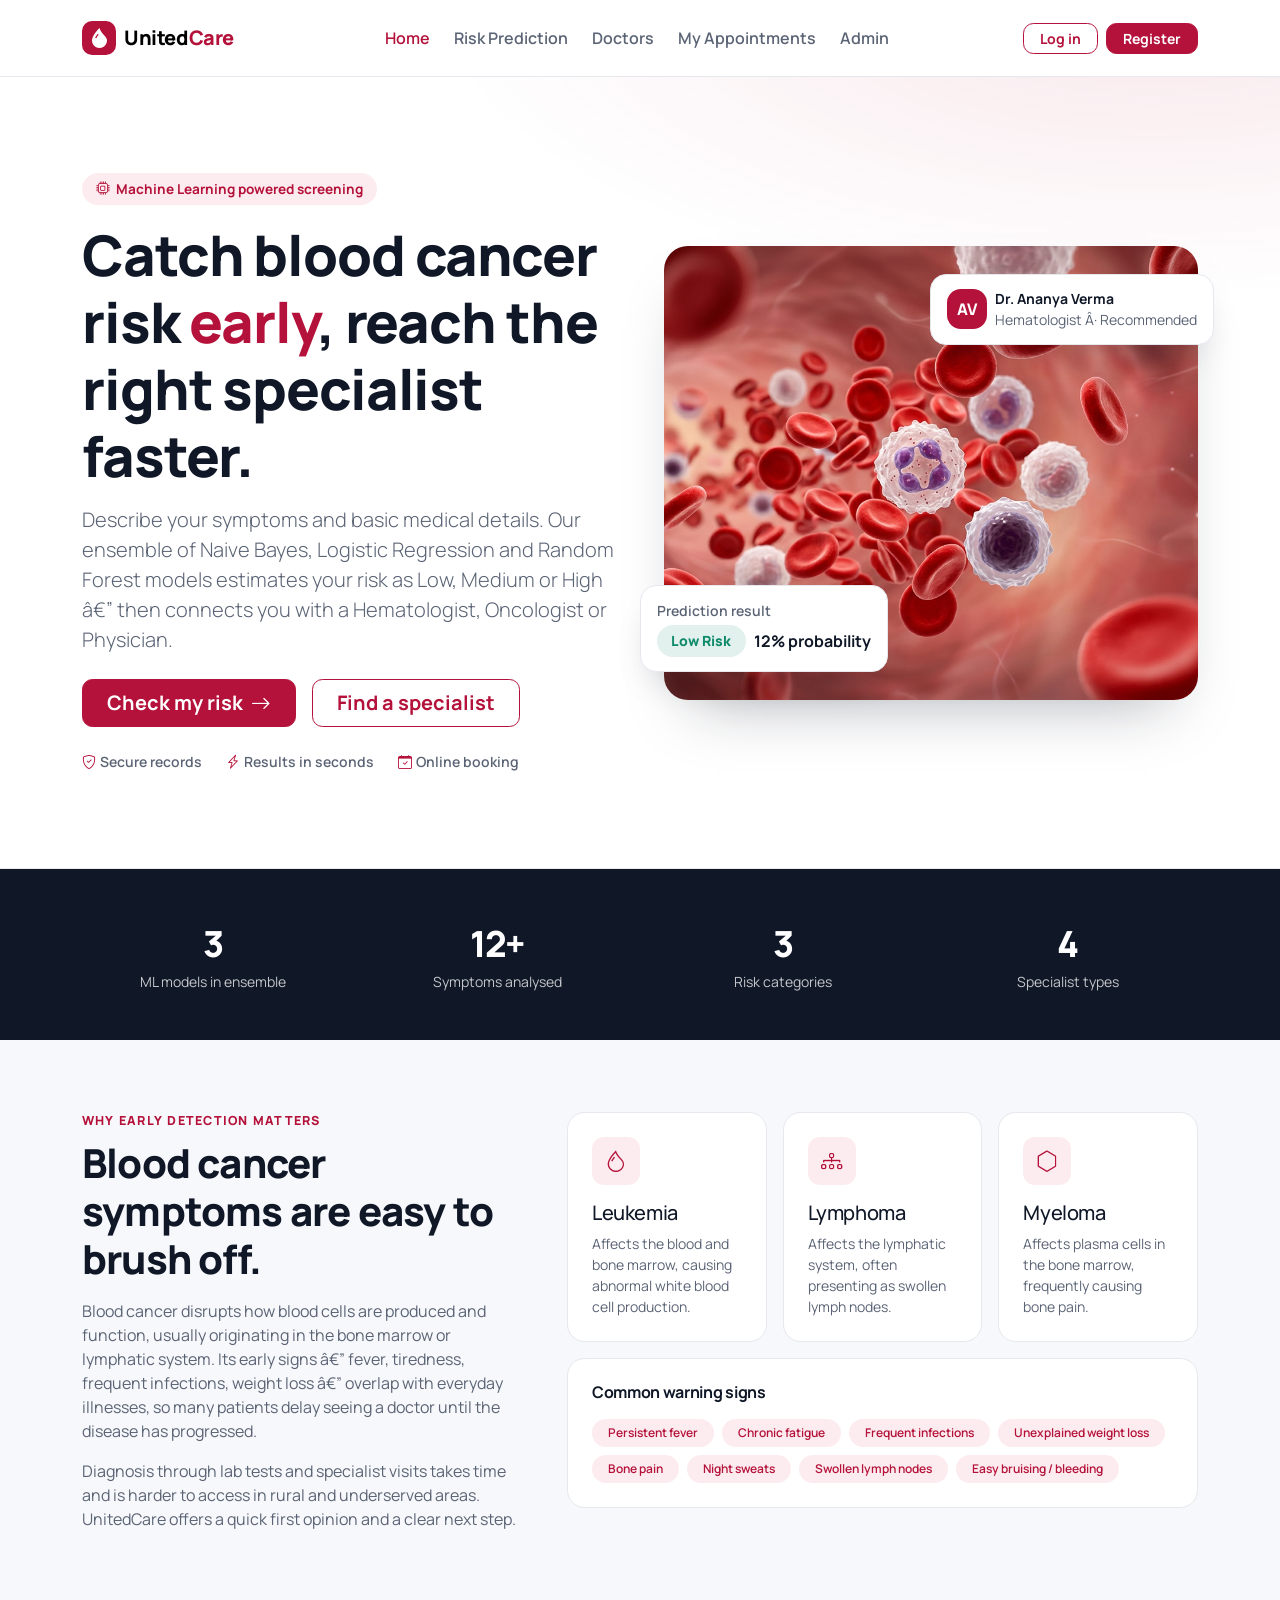
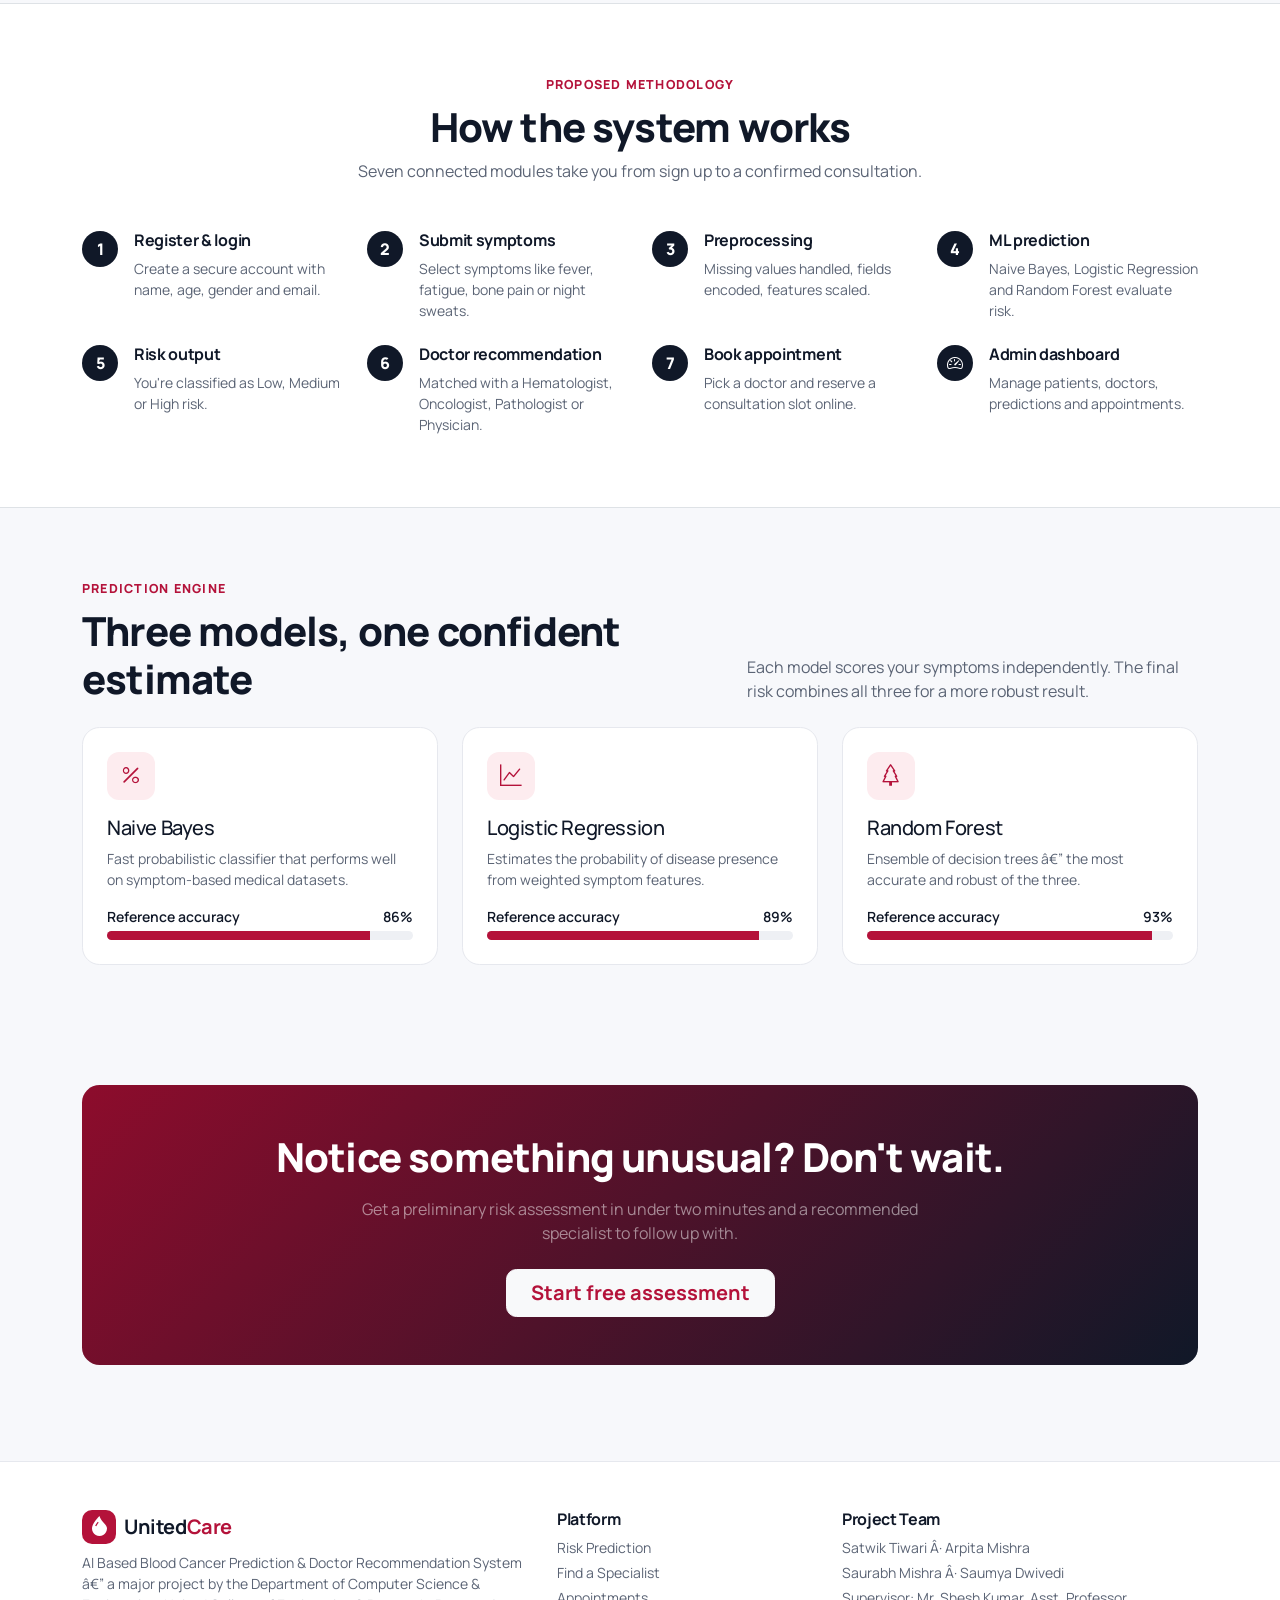
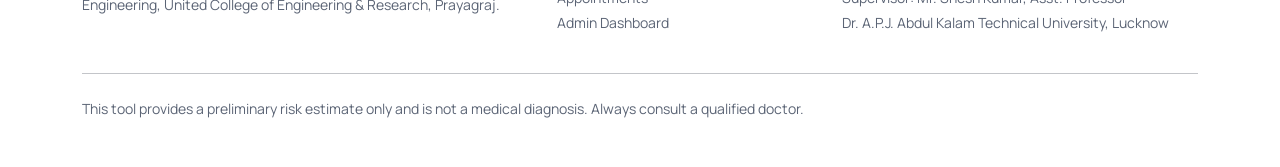
<file: index.htm>
﻿<!doctype html>
<html lang="en">
<head>
  <meta charset="utf-8">
  <meta name="viewport" content="width=device-width, initial-scale=1">
  <meta name="theme-color" content="#b4123a">
  <title>UnitedCare â€” Blood Cancer Prediction &amp; Doctor Recommendation</title>
  <meta name="description" content="AI based blood cancer risk prediction from symptoms, specialist recommendation and online appointment booking.">
  <link rel="icon" href="icon.svg">
  <link rel="preconnect" href="https://fonts.googleapis.com">
  <link rel="preconnect" href="https://fonts.gstatic.com" crossorigin>
  <link href="https://fonts.googleapis.com/css2?family=Manrope:wght@400;500;600;700;800&display=swap" rel="stylesheet">
  <link href="https://cdn.jsdelivr.net/npm/bootstrap@5.3.3/dist/css/bootstrap.min.css" rel="stylesheet">
  <link href="https://cdn.jsdelivr.net/npm/bootstrap-icons@1.11.3/font/bootstrap-icons.min.css" rel="stylesheet">
  <link href="css/style.css" rel="stylesheet">
</head>
<body data-page="home">
  <div id="site-nav"></div>

  <main>
    <section class="hero py-5">
      <div class="container py-lg-5">
        <div class="row align-items-center g-5">
          <div class="col-lg-6">
            <span class="hero-badge mb-3"><i class="bi bi-cpu" aria-hidden="true"></i> Machine Learning powered screening</span>
            <h1 class="display-4 mb-3">Catch blood cancer risk <span class="text-primary-hc">early</span>, reach the right specialist faster.</h1>
            <p class="lead text-muted-hc mb-4">Describe your symptoms and basic medical details. Our ensemble of Naive Bayes, Logistic Regression and Random Forest models estimates your risk as Low, Medium or High â€” then connects you with a Hematologist, Oncologist or Physician.</p>
            <div class="d-flex flex-wrap gap-3">
              <a href="predict.htm" class="btn btn-primary btn-lg px-4">Check my risk <i class="bi bi-arrow-right ms-1" aria-hidden="true"></i></a>
              <a href="doctors.htm" class="btn btn-outline-primary btn-lg px-4">Find a specialist</a>
            </div>
            <div class="d-flex flex-wrap gap-4 mt-4 small text-muted-hc fw-semibold">
              <span><i class="bi bi-shield-check text-primary-hc me-1" aria-hidden="true"></i>Secure records</span>
              <span><i class="bi bi-lightning-charge text-primary-hc me-1" aria-hidden="true"></i>Results in seconds</span>
              <span><i class="bi bi-calendar-check text-primary-hc me-1" aria-hidden="true"></i>Online booking</span>
            </div>
          </div>
          <div class="col-lg-6">
            <div class="position-relative">
              <img src="images/hero.png" alt="Microscopic view of red and white blood cells" class="hero-img">
              <div class="floating-card d-none d-md-block" style="left:-24px; bottom:28px;">
                <div class="small text-muted-hc fw-semibold">Prediction result</div>
                <div class="d-flex align-items-center gap-2 mt-1">
                  <span class="risk-low"><span class="risk-pill small">Low Risk</span></span>
                  <span class="fw-bold">12% probability</span>
                </div>
              </div>
              <div class="floating-card d-none d-md-block" style="right:-16px; top:28px;">
                <div class="d-flex align-items-center gap-2">
                  <span class="avatar" style="width:40px;height:40px;background:#b4123a">AV</span>
                  <div>
                    <div class="fw-bold small">Dr. Ananya Verma</div>
                    <div class="small text-muted-hc">Hematologist Â· Recommended</div>
                  </div>
                </div>
              </div>
            </div>
          </div>
        </div>
      </div>
    </section>

    <section class="stat-band py-5" aria-label="Project highlights">
      <div class="container">
        <div class="row g-4 text-center">
          <div class="col-6 col-md-3"><div class="stat-value">3</div><div class="small opacity-75">ML models in ensemble</div></div>
          <div class="col-6 col-md-3"><div class="stat-value">12+</div><div class="small opacity-75">Symptoms analysed</div></div>
          <div class="col-6 col-md-3"><div class="stat-value">3</div><div class="small opacity-75">Risk categories</div></div>
          <div class="col-6 col-md-3"><div class="stat-value">4</div><div class="small opacity-75">Specialist types</div></div>
        </div>
      </div>
    </section>

    <section class="py-5" id="about">
      <div class="container py-lg-4">
        <div class="row g-5 align-items-start">
          <div class="col-lg-5">
            <div class="section-eyebrow mb-2">Why early detection matters</div>
            <h2 class="display-6 mb-3">Blood cancer symptoms are easy to brush off.</h2>
            <p class="text-muted-hc">Blood cancer disrupts how blood cells are produced and function, usually originating in the bone marrow or lymphatic system. Its early signs â€” fever, tiredness, frequent infections, weight loss â€” overlap with everyday illnesses, so many patients delay seeing a doctor until the disease has progressed.</p>
            <p class="text-muted-hc mb-0">Diagnosis through lab tests and specialist visits takes time and is harder to access in rural and underserved areas. UnitedCare offers a quick first opinion and a clear next step.</p>
          </div>
          <div class="col-lg-7">
            <div class="row g-3">
              <div class="col-md-4">
                <div class="card-hc card-hover p-4 h-100">
                  <div class="icon-tile mb-3"><i class="bi bi-droplet" aria-hidden="true"></i></div>
                  <h3 class="h5">Leukemia</h3>
                  <p class="small text-muted-hc mb-0">Affects the blood and bone marrow, causing abnormal white blood cell production.</p>
                </div>
              </div>
              <div class="col-md-4">
                <div class="card-hc card-hover p-4 h-100">
                  <div class="icon-tile mb-3"><i class="bi bi-diagram-3" aria-hidden="true"></i></div>
                  <h3 class="h5">Lymphoma</h3>
                  <p class="small text-muted-hc mb-0">Affects the lymphatic system, often presenting as swollen lymph nodes.</p>
                </div>
              </div>
              <div class="col-md-4">
                <div class="card-hc card-hover p-4 h-100">
                  <div class="icon-tile mb-3"><i class="bi bi-hexagon" aria-hidden="true"></i></div>
                  <h3 class="h5">Myeloma</h3>
                  <p class="small text-muted-hc mb-0">Affects plasma cells in the bone marrow, frequently causing bone pain.</p>
                </div>
              </div>
            </div>
            <div class="card-hc p-4 mt-3">
              <h3 class="h6 fw-bold mb-3">Common warning signs</h3>
              <div class="d-flex flex-wrap gap-2">
                <span class="badge rounded-pill bg-primary-soft text-primary-hc fw-semibold px-3 py-2">Persistent fever</span>
                <span class="badge rounded-pill bg-primary-soft text-primary-hc fw-semibold px-3 py-2">Chronic fatigue</span>
                <span class="badge rounded-pill bg-primary-soft text-primary-hc fw-semibold px-3 py-2">Frequent infections</span>
                <span class="badge rounded-pill bg-primary-soft text-primary-hc fw-semibold px-3 py-2">Unexplained weight loss</span>
                <span class="badge rounded-pill bg-primary-soft text-primary-hc fw-semibold px-3 py-2">Bone pain</span>
                <span class="badge rounded-pill bg-primary-soft text-primary-hc fw-semibold px-3 py-2">Night sweats</span>
                <span class="badge rounded-pill bg-primary-soft text-primary-hc fw-semibold px-3 py-2">Swollen lymph nodes</span>
                <span class="badge rounded-pill bg-primary-soft text-primary-hc fw-semibold px-3 py-2">Easy bruising / bleeding</span>
              </div>
            </div>
          </div>
        </div>
      </div>
    </section>

    <section class="py-5 bg-white border-top border-bottom" id="how-it-works">
      <div class="container py-lg-4">
        <div class="text-center mx-auto mb-5" style="max-width: 640px;">
          <div class="section-eyebrow mb-2">Proposed methodology</div>
          <h2 class="display-6">How the system works</h2>
          <p class="text-muted-hc">Seven connected modules take you from sign up to a confirmed consultation.</p>
        </div>
        <div class="row g-4">
          <div class="col-md-6 col-lg-3"><div class="d-flex gap-3"><span class="step-num">1</span><div><h3 class="h6 fw-bold">Register &amp; login</h3><p class="small text-muted-hc mb-0">Create a secure account with name, age, gender and email.</p></div></div></div>
          <div class="col-md-6 col-lg-3"><div class="d-flex gap-3"><span class="step-num">2</span><div><h3 class="h6 fw-bold">Submit symptoms</h3><p class="small text-muted-hc mb-0">Select symptoms like fever, fatigue, bone pain or night sweats.</p></div></div></div>
          <div class="col-md-6 col-lg-3"><div class="d-flex gap-3"><span class="step-num">3</span><div><h3 class="h6 fw-bold">Preprocessing</h3><p class="small text-muted-hc mb-0">Missing values handled, fields encoded, features scaled.</p></div></div></div>
          <div class="col-md-6 col-lg-3"><div class="d-flex gap-3"><span class="step-num">4</span><div><h3 class="h6 fw-bold">ML prediction</h3><p class="small text-muted-hc mb-0">Naive Bayes, Logistic Regression and Random Forest evaluate risk.</p></div></div></div>
          <div class="col-md-6 col-lg-3"><div class="d-flex gap-3"><span class="step-num">5</span><div><h3 class="h6 fw-bold">Risk output</h3><p class="small text-muted-hc mb-0">You&apos;re classified as Low, Medium or High risk.</p></div></div></div>
          <div class="col-md-6 col-lg-3"><div class="d-flex gap-3"><span class="step-num">6</span><div><h3 class="h6 fw-bold">Doctor recommendation</h3><p class="small text-muted-hc mb-0">Matched with a Hematologist, Oncologist, Pathologist or Physician.</p></div></div></div>
          <div class="col-md-6 col-lg-3"><div class="d-flex gap-3"><span class="step-num">7</span><div><h3 class="h6 fw-bold">Book appointment</h3><p class="small text-muted-hc mb-0">Pick a doctor and reserve a consultation slot online.</p></div></div></div>
          <div class="col-md-6 col-lg-3"><div class="d-flex gap-3"><span class="step-num"><i class="bi bi-speedometer2" aria-hidden="true"></i></span><div><h3 class="h6 fw-bold">Admin dashboard</h3><p class="small text-muted-hc mb-0">Manage patients, doctors, predictions and appointments.</p></div></div></div>
        </div>
      </div>
    </section>

    <section class="py-5" id="models">
      <div class="container py-lg-4">
        <div class="row g-4 align-items-end mb-4">
          <div class="col-lg-7">
            <div class="section-eyebrow mb-2">Prediction engine</div>
            <h2 class="display-6 mb-0">Three models, one confident estimate</h2>
          </div>
          <div class="col-lg-5">
            <p class="text-muted-hc mb-0">Each model scores your symptoms independently. The final risk combines all three for a more robust result.</p>
          </div>
        </div>
        <div class="row g-4">
          <div class="col-md-4">
            <div class="card-hc card-hover p-4 h-100">
              <div class="icon-tile mb-3"><i class="bi bi-percent" aria-hidden="true"></i></div>
              <h3 class="h5">Naive Bayes</h3>
              <p class="text-muted-hc small">Fast probabilistic classifier that performs well on symptom-based medical datasets.</p>
              <div class="d-flex justify-content-between small fw-semibold mb-1"><span>Reference accuracy</span><span>86%</span></div>
              <div class="progress" role="progressbar" aria-label="Naive Bayes accuracy" aria-valuenow="86" aria-valuemin="0" aria-valuemax="100"><div class="progress-bar" style="width:86%"></div></div>
            </div>
          </div>
          <div class="col-md-4">
            <div class="card-hc card-hover p-4 h-100">
              <div class="icon-tile mb-3"><i class="bi bi-graph-up" aria-hidden="true"></i></div>
              <h3 class="h5">Logistic Regression</h3>
              <p class="text-muted-hc small">Estimates the probability of disease presence from weighted symptom features.</p>
              <div class="d-flex justify-content-between small fw-semibold mb-1"><span>Reference accuracy</span><span>89%</span></div>
              <div class="progress" role="progressbar" aria-label="Logistic Regression accuracy" aria-valuenow="89" aria-valuemin="0" aria-valuemax="100"><div class="progress-bar" style="width:89%"></div></div>
            </div>
          </div>
          <div class="col-md-4">
            <div class="card-hc card-hover p-4 h-100">
              <div class="icon-tile mb-3"><i class="bi bi-tree" aria-hidden="true"></i></div>
              <h3 class="h5">Random Forest</h3>
              <p class="text-muted-hc small">Ensemble of decision trees â€” the most accurate and robust of the three.</p>
              <div class="d-flex justify-content-between small fw-semibold mb-1"><span>Reference accuracy</span><span>93%</span></div>
              <div class="progress" role="progressbar" aria-label="Random Forest accuracy" aria-valuenow="93" aria-valuemin="0" aria-valuemax="100"><div class="progress-bar" style="width:93%"></div></div>
            </div>
          </div>
        </div>
      </div>
    </section>

    <section class="py-5">
      <div class="container">
        <div class="card-hc p-4 p-lg-5 text-center" style="background: linear-gradient(135deg, #8d0c2c, #101828); border: none;">
          <h2 class="display-6 text-white mb-3">Notice something unusual? Don&apos;t wait.</h2>
          <p class="text-white-50 mx-auto mb-4" style="max-width: 560px;">Get a preliminary risk assessment in under two minutes and a recommended specialist to follow up with.</p>
          <a href="predict.htm" class="btn btn-light btn-lg px-4 fw-bold text-primary-hc">Start free assessment</a>
        </div>
      </div>
    </section>
  </main>

  <div id="site-footer"></div>

  <script src="https://cdn.jsdelivr.net/npm/bootstrap@5.3.3/dist/js/bootstrap.bundle.min.js"></script>
  <script src="js/app.js"></script>
</body>
</html>
</file>
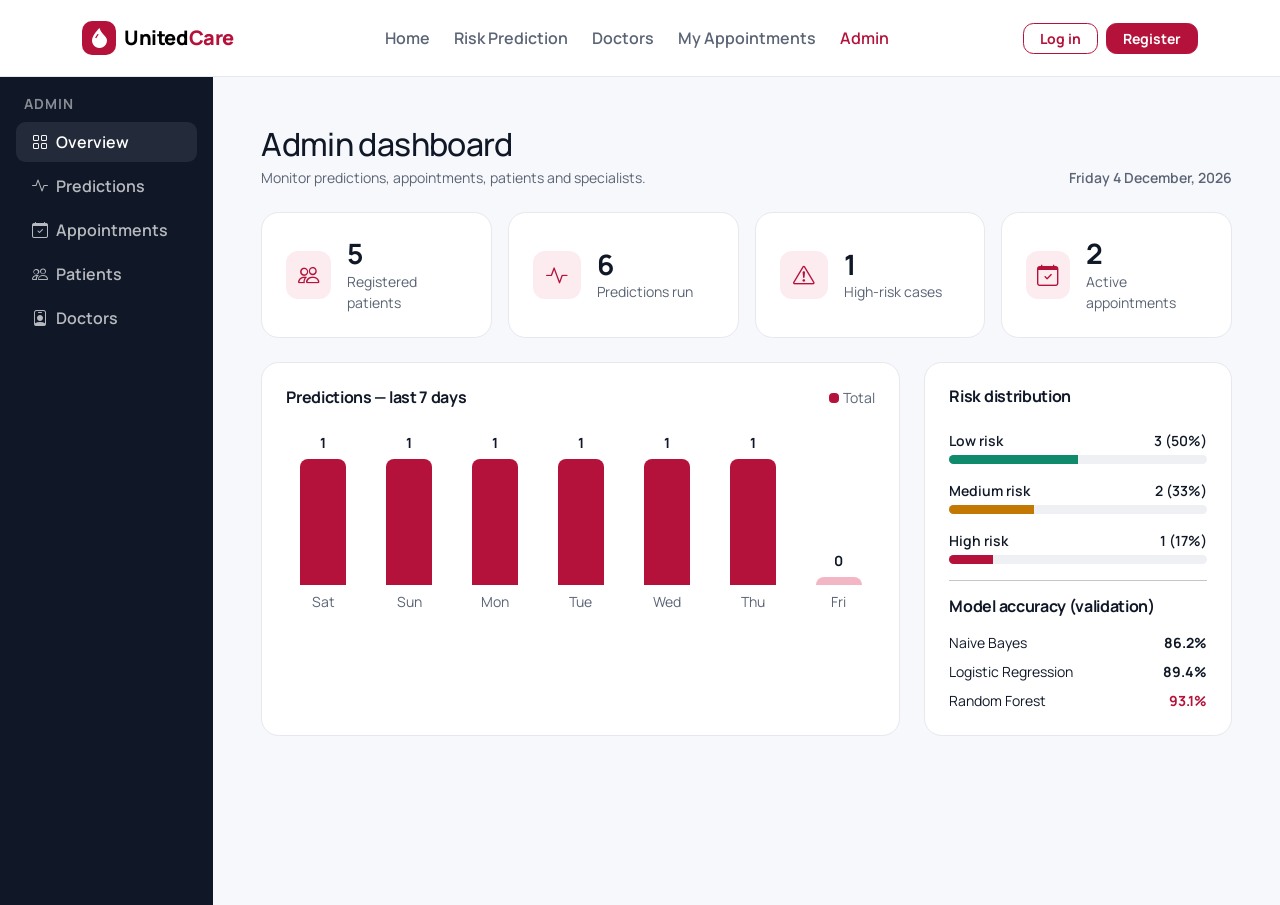
<file: admin.htm>
<!doctype html>
<html lang="en">
<head>
  <meta charset="utf-8">
  <meta name="viewport" content="width=device-width, initial-scale=1">
  <meta name="theme-color" content="#b4123a">
  <title>Admin Dashboard — UnitedCare</title>
  <link rel="icon" href="icon.svg">
  <link href="https://fonts.googleapis.com/css2?family=Manrope:wght@400;500;600;700;800&display=swap" rel="stylesheet">
  <link href="https://cdn.jsdelivr.net/npm/bootstrap@5.3.3/dist/css/bootstrap.min.css" rel="stylesheet">
  <link href="https://cdn.jsdelivr.net/npm/bootstrap-icons@1.11.3/font/bootstrap-icons.min.css" rel="stylesheet">
  <link href="css/style.css" rel="stylesheet">
</head>
<body data-page="admin">
  <div id="site-nav"></div>

  <div class="container-fluid">
    <div class="row">
      <aside class="col-lg-2 admin-sidebar p-3 d-none d-lg-block">
        <div class="small text-uppercase fw-bold text-white-50 px-2 mb-2" style="letter-spacing:.08em">Admin</div>
        <nav class="nav flex-column gap-1" role="tablist" aria-label="Admin sections">
          <button class="nav-link text-start active" data-bs-toggle="tab" data-bs-target="#overview" type="button" role="tab"><i class="bi bi-grid me-2" aria-hidden="true"></i>Overview</button>
          <button class="nav-link text-start" data-bs-toggle="tab" data-bs-target="#predictions" type="button" role="tab"><i class="bi bi-activity me-2" aria-hidden="true"></i>Predictions</button>
          <button class="nav-link text-start" data-bs-toggle="tab" data-bs-target="#appointments" type="button" role="tab"><i class="bi bi-calendar-check me-2" aria-hidden="true"></i>Appointments</button>
          <button class="nav-link text-start" data-bs-toggle="tab" data-bs-target="#patients" type="button" role="tab"><i class="bi bi-people me-2" aria-hidden="true"></i>Patients</button>
          <button class="nav-link text-start" data-bs-toggle="tab" data-bs-target="#doctorsTab" type="button" role="tab"><i class="bi bi-person-badge me-2" aria-hidden="true"></i>Doctors</button>
        </nav>
      </aside>

      <main class="col-lg-10 p-4 p-lg-5">
        <div class="d-lg-none mb-3">
          <label for="mobileTab" class="visually-hidden">Admin section</label>
          <select id="mobileTab" class="form-select">
            <option value="#overview">Overview</option>
            <option value="#predictions">Predictions</option>
            <option value="#appointments">Appointments</option>
            <option value="#patients">Patients</option>
            <option value="#doctorsTab">Doctors</option>
          </select>
        </div>

        <header class="d-flex flex-wrap justify-content-between align-items-end gap-3 mb-4">
          <div>
            <h1 class="h2 mb-1">Admin dashboard</h1>
            <p class="text-muted-hc mb-0 small">Monitor predictions, appointments, patients and specialists.</p>
          </div>
          <span class="small text-muted-hc fw-semibold" id="todayLabel"></span>
        </header>

        <div class="tab-content">
          <section class="tab-pane fade show active" id="overview" role="tabpanel" aria-label="Overview">
            <div class="row g-3 mb-4" id="statCards"></div>
            <div class="row g-4">
              <div class="col-xl-8">
                <div class="card-hc p-4 h-100">
                  <div class="d-flex justify-content-between align-items-center mb-4">
                    <h2 class="h6 fw-bold mb-0">Predictions — last 7 days</h2>
                    <span class="small text-muted-hc"><span class="d-inline-block rounded-1 me-1" style="width:10px;height:10px;background:#b4123a"></span>Total</span>
                  </div>
                  <div class="bar-chart" id="barChart" role="img" aria-label="Bar chart of predictions over the last 7 days"></div>
                </div>
              </div>
              <div class="col-xl-4">
                <div class="card-hc p-4 h-100">
                  <h2 class="h6 fw-bold mb-4">Risk distribution</h2>
                  <div id="riskDist" class="d-grid gap-3"></div>
                  <hr>
                  <h3 class="h6 fw-bold mb-3">Model accuracy (validation)</h3>
                  <div class="d-grid gap-2 small">
                    <div class="d-flex justify-content-between"><span>Naive Bayes</span><span class="fw-bold">86.2%</span></div>
                    <div class="d-flex justify-content-between"><span>Logistic Regression</span><span class="fw-bold">89.4%</span></div>
                    <div class="d-flex justify-content-between"><span>Random Forest</span><span class="fw-bold text-primary-hc">93.1%</span></div>
                  </div>
                </div>
              </div>
            </div>
          </section>

          <section class="tab-pane fade" id="predictions" role="tabpanel" aria-label="Predictions">
            <div class="card-hc p-0 overflow-hidden">
              <div class="table-responsive">
                <table class="table align-middle mb-0">
                  <thead class="table-light"><tr><th scope="col">Patient</th><th scope="col">Age / Gender</th><th scope="col">Symptoms</th><th scope="col">Probability</th><th scope="col">Risk</th><th scope="col">Date</th></tr></thead>
                  <tbody id="predTable"></tbody>
                </table>
              </div>
            </div>
          </section>

          <section class="tab-pane fade" id="appointments" role="tabpanel" aria-label="Appointments">
            <div class="card-hc p-0 overflow-hidden">
              <div class="table-responsive">
                <table class="table align-middle mb-0">
                  <thead class="table-light"><tr><th scope="col">Patient</th><th scope="col">Doctor</th><th scope="col">Specialty</th><th scope="col">Date &amp; slot</th><th scope="col">Status</th></tr></thead>
                  <tbody id="apptTable"></tbody>
                </table>
              </div>
            </div>
          </section>

          <section class="tab-pane fade" id="patients" role="tabpanel" aria-label="Patients">
            <div class="card-hc p-0 overflow-hidden">
              <div class="table-responsive">
                <table class="table align-middle mb-0">
                  <thead class="table-light"><tr><th scope="col">Name</th><th scope="col">Email</th><th scope="col">Age</th><th scope="col">Gender</th><th scope="col">Registered</th></tr></thead>
                  <tbody id="patientTable"></tbody>
                </table>
              </div>
            </div>
          </section>

          <section class="tab-pane fade" id="doctorsTab" role="tabpanel" aria-label="Doctors">
            <div class="card-hc p-0 overflow-hidden">
              <div class="table-responsive">
                <table class="table align-middle mb-0">
                  <thead class="table-light"><tr><th scope="col">Doctor</th><th scope="col">Specialty</th><th scope="col">Hospital</th><th scope="col">Experience</th><th scope="col">Fee</th><th scope="col">Bookings</th></tr></thead>
                  <tbody id="doctorTable"></tbody>
                </table>
              </div>
            </div>
          </section>
        </div>
      </main>
    </div>
  </div>

  <script src="https://cdn.jsdelivr.net/npm/bootstrap@5.3.3/dist/js/bootstrap.bundle.min.js"></script>
  <script src="js/app.js"></script>
  <script>
    const daysAgo = (n) => { const d = new Date(); d.setDate(d.getDate() - n); return d.toISOString(); };
    const SEED_PATIENTS = [
      { name: "Rohit Singh", email: "rohit.s@example.com", age: 52, gender: "Male", createdAt: daysAgo(9) },
      { name: "Priya Sharma", email: "priya.sharma@example.com", age: 34, gender: "Female", createdAt: daysAgo(7) },
      { name: "Aman Gupta", email: "aman.g@example.com", age: 67, gender: "Male", createdAt: daysAgo(5) },
      { name: "Neha Yadav", email: "neha.y@example.com", age: 41, gender: "Female", createdAt: daysAgo(3) },
      { name: "Vikas Tiwari", email: "vikas.t@example.com", age: 29, gender: "Male", createdAt: daysAgo(1) },
    ];
    const SEED_PREDICTIONS = [
      { patient: "Rohit Singh", age: 52, gender: "Male", symptoms: 6, pct: 71, level: "High", date: daysAgo(6) },
      { patient: "Priya Sharma", age: 34, gender: "Female", symptoms: 2, pct: 14, level: "Low", date: daysAgo(5) },
      { patient: "Aman Gupta", age: 67, gender: "Male", symptoms: 4, pct: 48, level: "Medium", date: daysAgo(4) },
      { patient: "Neha Yadav", age: 41, gender: "Female", symptoms: 3, pct: 29, level: "Low", date: daysAgo(3) },
      { patient: "Vikas Tiwari", age: 29, gender: "Male", symptoms: 1, pct: 8, level: "Low", date: daysAgo(2) },
      { patient: "Aman Gupta", age: 67, gender: "Male", symptoms: 5, pct: 58, level: "Medium", date: daysAgo(1) },
    ];
    const SEED_APPTS = [
      { patient: "Rohit Singh", doctorId: 2, doctor: "Dr. Rajeev Srivastava", specialty: "Oncologist", date: daysAgo(-2).slice(0, 10), slot: "10:30 AM", status: "Confirmed" },
      { patient: "Aman Gupta", doctorId: 1, doctor: "Dr. Ananya Verma", specialty: "Hematologist", date: daysAgo(-3).slice(0, 10), slot: "02:00 PM", status: "Confirmed" },
      { patient: "Neha Yadav", doctorId: 6, doctor: "Dr. Sameer Khan", specialty: "General Physician", date: daysAgo(-1).slice(0, 10), slot: "09:30 AM", status: "Cancelled" },
    ];

    const patients = [...Store.users(), ...SEED_PATIENTS];
    const predictions = [...Store.predictions(), ...SEED_PREDICTIONS].sort((a, b) => new Date(b.date) - new Date(a.date));
    const appts = [...Store.appointments(), ...SEED_APPTS];
    const fmt = (d) => new Date(d).toLocaleDateString("en-IN", { day: "numeric", month: "short" });

    document.getElementById("todayLabel").textContent = new Date().toLocaleDateString("en-IN", { weekday: "long", day: "numeric", month: "long", year: "numeric" });

    const highCount = predictions.filter((p) => p.level === "High").length;
    const stats = [
      { label: "Registered patients", value: patients.length, icon: "bi-people" },
      { label: "Predictions run", value: predictions.length, icon: "bi-activity" },
      { label: "High-risk cases", value: highCount, icon: "bi-exclamation-triangle" },
      { label: "Active appointments", value: appts.filter((a) => a.status !== "Cancelled").length, icon: "bi-calendar-check" },
    ];
    document.getElementById("statCards").innerHTML = stats.map((s) => `
      <div class="col-sm-6 col-xl-3">
        <div class="card-hc p-4 h-100 d-flex align-items-center gap-3">
          <div class="icon-tile"><i class="bi ${s.icon}" aria-hidden="true"></i></div>
          <div><div class="h3 fw-bold mb-0">${s.value}</div><div class="small text-muted-hc">${s.label}</div></div>
        </div>
      </div>`).join("");

    const days = [...Array(7)].map((_, i) => { const d = new Date(); d.setDate(d.getDate() - (6 - i)); return d; });
    const counts = days.map((d) => predictions.filter((p) => new Date(p.date).toDateString() === d.toDateString()).length);
    const max = Math.max(1, ...counts);
    document.getElementById("barChart").innerHTML = days.map((d, i) => `
      <div class="bar-col">
        <span class="small fw-bold">${counts[i]}</span>
        <div class="bar ${counts[i] ? "" : "alt"}" style="height:${Math.max(4, (counts[i] / max) * 100)}%"></div>
        <span class="small text-muted-hc">${d.toLocaleDateString("en-IN", { weekday: "short" })}</span>
      </div>`).join("");

    const total = predictions.length || 1;
    document.getElementById("riskDist").innerHTML = ["Low", "Medium", "High"].map((lvl) => {
      const n = predictions.filter((p) => p.level === lvl).length;
      const pct = Math.round((n / total) * 100);
      return `<div class="risk-${lvl.toLowerCase()}">
        <div class="d-flex justify-content-between small fw-semibold mb-1"><span>${lvl} risk</span><span>${n} (${pct}%)</span></div>
        <div class="progress" role="progressbar" aria-label="${lvl} risk share" aria-valuenow="${pct}" aria-valuemin="0" aria-valuemax="100"><div class="progress-bar" style="width:${pct}%;background:var(--risk)"></div></div>
      </div>`;
    }).join("");

    document.getElementById("predTable").innerHTML = predictions.map((p) => `
      <tr>
        <td class="fw-semibold">${escapeHtml(p.patient)}</td>
        <td>${p.age} / ${escapeHtml(p.gender)}</td>
        <td>${p.symptoms}</td>
        <td>${p.pct}%</td>
        <td class="risk-${p.level.toLowerCase()}"><span class="risk-pill small">${p.level}</span></td>
        <td class="text-muted-hc">${fmt(p.date)}</td>
      </tr>`).join("");

    document.getElementById("apptTable").innerHTML = appts.map((a) => `
      <tr>
        <td class="fw-semibold">${escapeHtml(a.patient)}</td>
        <td>${escapeHtml(a.doctor)}</td>
        <td>${escapeHtml(a.specialty)}</td>
        <td>${fmt(a.date)} · ${a.slot}</td>
        <td><span class="badge ${a.status === "Cancelled" ? "text-bg-secondary" : "text-bg-success"}">${a.status}</span></td>
      </tr>`).join("");

    document.getElementById("patientTable").innerHTML = patients.map((p) => `
      <tr>
        <td class="fw-semibold">${escapeHtml(p.name)}</td>
        <td class="text-muted-hc">${escapeHtml(p.email)}</td>
        <td>${p.age}</td>
        <td>${escapeHtml(p.gender)}</td>
        <td class="text-muted-hc">${fmt(p.createdAt)}</td>
      </tr>`).join("");

    document.getElementById("doctorTable").innerHTML = DOCTORS.map((d) => `
      <tr>
        <td><div class="d-flex align-items-center gap-2"><span class="avatar" style="width:36px;height:36px;border-radius:10px;font-size:.8rem;background:${d.color}">${initials(d.name)}</span><span class="fw-semibold">${d.name}</span></div></td>
        <td>${d.specialty}</td>
        <td class="text-muted-hc">${d.hospital}</td>
        <td>${d.exp} yrs</td>
        <td>₹${d.fee}</td>
        <td>${appts.filter((a) => a.doctorId === d.id && a.status !== "Cancelled").length}</td>
      </tr>`).join("");

    document.getElementById("mobileTab").addEventListener("change", (e) => {
      const btn = document.querySelector(`.admin-sidebar [data-bs-target="${e.target.value}"]`);
      bootstrap.Tab.getOrCreateInstance(btn).show();
    });
  </script>
</body>
</html>
</file>
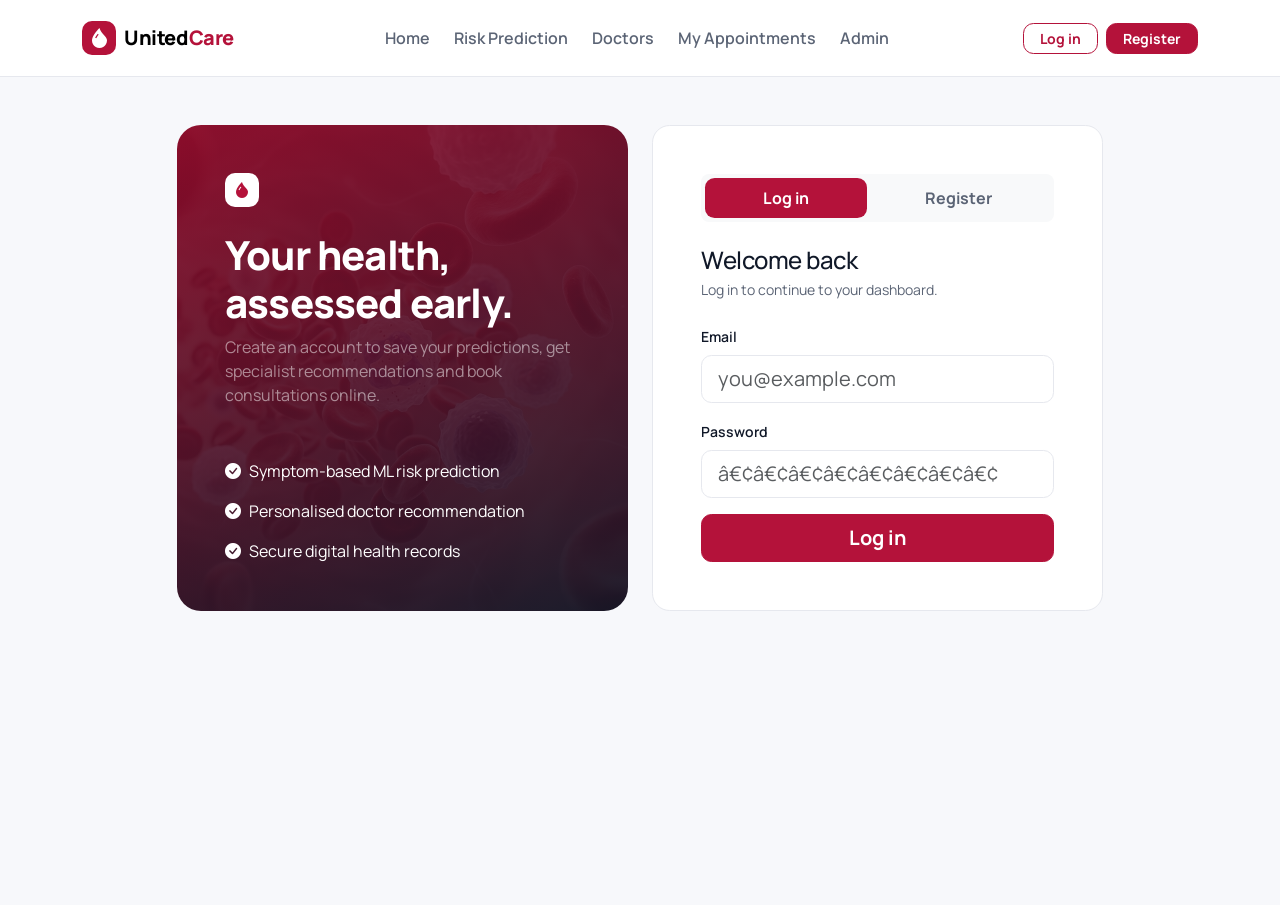
<file: appointments.htm>
﻿<!doctype html>
<html lang="en">
<head>
  <meta charset="utf-8">
  <meta name="viewport" content="width=device-width, initial-scale=1">
  <meta name="theme-color" content="#b4123a">
  <title>My Appointments â€” UnitedCare</title>
  <link rel="icon" href="icon.svg">
  <link href="https://fonts.googleapis.com/css2?family=Manrope:wght@400;500;600;700;800&display=swap" rel="stylesheet">
  <link href="https://cdn.jsdelivr.net/npm/bootstrap@5.3.3/dist/css/bootstrap.min.css" rel="stylesheet">
  <link href="https://cdn.jsdelivr.net/npm/bootstrap-icons@1.11.3/font/bootstrap-icons.min.css" rel="stylesheet">
  <link href="css/style.css" rel="stylesheet">
</head>
<body data-page="appointments">
  <div id="site-nav"></div>

  <main class="container py-5">
    <header class="d-flex flex-wrap justify-content-between align-items-end gap-3 mb-4">
      <div>
        <div class="section-eyebrow mb-2">Patient records</div>
        <h1 class="display-6 mb-0">My health dashboard</h1>
      </div>
      <a href="doctors.htm" class="btn btn-primary"><i class="bi bi-plus-lg me-1" aria-hidden="true"></i>New appointment</a>
    </header>

    <div class="row g-4">
      <section class="col-lg-7" aria-labelledby="apptTitle">
        <div class="card-hc p-4 h-100">
          <h2 class="h5 mb-3" id="apptTitle">Appointments</h2>
          <div id="apptList" class="d-grid gap-3"></div>
        </div>
      </section>
      <section class="col-lg-5" aria-labelledby="histTitle">
        <div class="card-hc p-4 h-100">
          <h2 class="h5 mb-3" id="histTitle">Prediction history</h2>
          <div id="histList" class="d-grid gap-2"></div>
        </div>
      </section>
    </div>
  </main>

  <div id="site-footer"></div>

  <script src="https://cdn.jsdelivr.net/npm/bootstrap@5.3.3/dist/js/bootstrap.bundle.min.js"></script>
  <script src="js/app.js"></script>
  <script>
    if (requireLogin("appointments.htm")) {
      const user = Store.currentUser();
      const fmtDate = (d) => new Date(d).toLocaleDateString("en-IN", { day: "numeric", month: "short", year: "numeric" });

      function renderAppts() {
        const mine = Store.appointments().filter((a) => a.email === user.email);
        const list = document.getElementById("apptList");
        if (!mine.length) {
          list.innerHTML = `<div class="text-center py-5"><div class="icon-tile mx-auto mb-3"><i class="bi bi-calendar-x" aria-hidden="true"></i></div><p class="text-muted-hc mb-3">No appointments yet.</p><a href="doctors.htm" class="btn btn-outline-primary btn-sm">Find a specialist</a></div>`;
          return;
        }
        list.innerHTML = mine.map((a) => {
          const doc = DOCTORS.find((d) => d.id === a.doctorId);
          const cancelled = a.status === "Cancelled";
          return `
          <div class="d-flex flex-wrap align-items-center gap-3 p-3 border rounded-3 ${cancelled ? "opacity-50" : ""}">
            <span class="avatar" style="background:${doc ? doc.color : "#101828"}">${initials(a.doctor)}</span>
            <div class="flex-grow-1">
              <div class="fw-bold">${escapeHtml(a.doctor)}</div>
              <div class="small text-muted-hc">${escapeHtml(a.specialty)} Â· ${escapeHtml(a.hospital)}</div>
              <div class="small fw-semibold mt-1"><i class="bi bi-calendar3 me-1" aria-hidden="true"></i>${fmtDate(a.date)} Â· ${a.slot}</div>
            </div>
            <div class="d-flex align-items-center gap-2">
              <span class="badge ${cancelled ? "text-bg-secondary" : "text-bg-success"}">${a.status}</span>
              ${cancelled ? "" : `<button class="btn btn-sm btn-outline-secondary" data-cancel="${a.id}">Cancel</button>`}
            </div>
          </div>`;
        }).join("");
      }

      function renderHistory() {
        const mine = Store.predictions().filter((p) => p.email === user.email);
        const list = document.getElementById("histList");
        if (!mine.length) {
          list.innerHTML = `<div class="text-center py-5"><div class="icon-tile mx-auto mb-3"><i class="bi bi-clipboard2-pulse" aria-hidden="true"></i></div><p class="text-muted-hc mb-3">No predictions yet.</p><a href="predict.htm" class="btn btn-outline-primary btn-sm">Run assessment</a></div>`;
          return;
        }
        list.innerHTML = mine.map((p) => `
          <div class="d-flex justify-content-between align-items-center p-3 border rounded-3 risk-${p.level.toLowerCase()}">
            <div>
              <div class="fw-bold small">${fmtDate(p.date)}</div>
              <div class="small text-muted-hc">${p.symptoms} symptoms Â· ${p.pct}% probability</div>
            </div>
            <span class="risk-pill small">${p.level}</span>
          </div>`).join("");
      }

      document.getElementById("apptList").addEventListener("click", (e) => {
        const btn = e.target.closest("[data-cancel]");
        if (!btn) return;
        const appts = Store.appointments().map((a) => (a.id === Number(btn.dataset.cancel) ? { ...a, status: "Cancelled" } : a));
        Store.set("appointments", appts);
        renderAppts();
        showToast("Appointment cancelled", "secondary");
      });

      renderAppts();
      renderHistory();
    }
  </script>
</body>
</html>
</file>
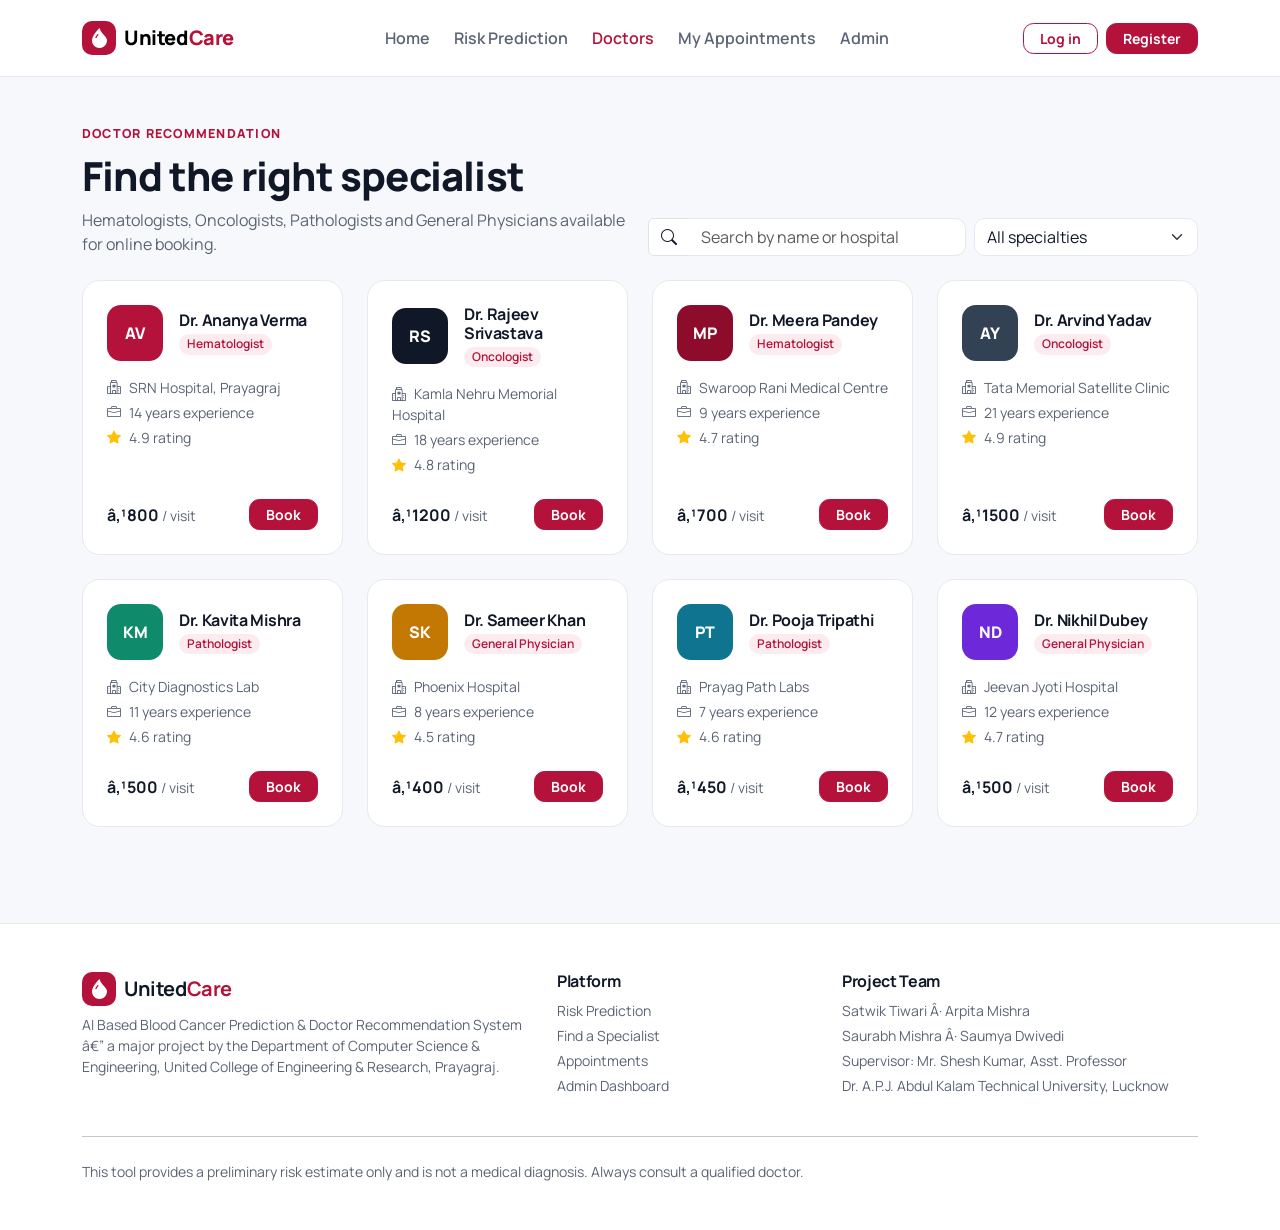
<file: doctors.htm>
﻿<!doctype html>
<html lang="en">
<head>
  <meta charset="utf-8">
  <meta name="viewport" content="width=device-width, initial-scale=1">
  <meta name="theme-color" content="#b4123a">
  <title>Find a Specialist â€” UnitedCare</title>
  <link rel="icon" href="icon.svg">
  <link href="https://fonts.googleapis.com/css2?family=Manrope:wght@400;500;600;700;800&display=swap" rel="stylesheet">
  <link href="https://cdn.jsdelivr.net/npm/bootstrap@5.3.3/dist/css/bootstrap.min.css" rel="stylesheet">
  <link href="https://cdn.jsdelivr.net/npm/bootstrap-icons@1.11.3/font/bootstrap-icons.min.css" rel="stylesheet">
  <link href="css/style.css" rel="stylesheet">
</head>
<body data-page="doctors">
  <div id="site-nav"></div>

  <main class="container py-5">
    <header class="row g-3 align-items-end mb-4">
      <div class="col-lg-6">
        <div class="section-eyebrow mb-2">Doctor recommendation</div>
        <h1 class="display-6 mb-2">Find the right specialist</h1>
        <p class="text-muted-hc mb-0">Hematologists, Oncologists, Pathologists and General Physicians available for online booking.</p>
      </div>
      <div class="col-lg-6">
        <div class="row g-2">
          <div class="col-sm-7">
            <label for="search" class="visually-hidden">Search doctors</label>
            <div class="input-group">
              <span class="input-group-text bg-white"><i class="bi bi-search" aria-hidden="true"></i></span>
              <input type="search" id="search" class="form-control border-start-0" placeholder="Search by name or hospital">
            </div>
          </div>
          <div class="col-sm-5">
            <label for="specialty" class="visually-hidden">Filter by specialty</label>
            <select id="specialty" class="form-select">
              <option value="">All specialties</option>
              <option>Hematologist</option>
              <option>Oncologist</option>
              <option>Pathologist</option>
              <option>General Physician</option>
            </select>
          </div>
        </div>
      </div>
    </header>

    <div class="row g-4" id="doctorGrid" aria-live="polite"></div>
    <p class="text-center text-muted-hc py-5 d-none" id="noResults">No doctors match your search.</p>
  </main>

  <div class="modal fade" id="bookModal" tabindex="-1" aria-labelledby="bookTitle" aria-hidden="true">
    <div class="modal-dialog modal-dialog-centered">
      <form class="modal-content border-0 rounded-4" id="bookForm" novalidate>
        <div class="modal-header border-0 pb-0">
          <h2 class="modal-title h5" id="bookTitle">Book appointment</h2>
          <button type="button" class="btn-close" data-bs-dismiss="modal" aria-label="Close"></button>
        </div>
        <div class="modal-body">
          <div class="d-flex align-items-center gap-3 p-3 rounded-3 bg-light mb-3" id="bookDoctor"></div>
          <div class="mb-3">
            <label for="bookDate" class="form-label small fw-semibold">Date</label>
            <input type="date" id="bookDate" class="form-control" required>
            <div class="invalid-feedback">Choose a date.</div>
          </div>
          <fieldset class="mb-3">
            <legend class="form-label small fw-semibold">Time slot</legend>
            <div class="d-flex flex-wrap gap-2" id="slotGroup"></div>
            <div class="small text-danger mt-1 d-none" id="slotError">Pick a time slot.</div>
          </fieldset>
          <div class="mb-1">
            <label for="bookNote" class="form-label small fw-semibold">Reason for visit <span class="text-muted-hc fw-normal">(optional)</span></label>
            <textarea id="bookNote" class="form-control" rows="2" placeholder="e.g. High risk result from AI assessment"></textarea>
          </div>
        </div>
        <div class="modal-footer border-0 pt-0">
          <button type="button" class="btn btn-outline-secondary" data-bs-dismiss="modal">Cancel</button>
          <button type="submit" class="btn btn-primary px-4">Confirm booking</button>
        </div>
      </form>
    </div>
  </div>

  <div id="site-footer"></div>

  <script src="https://cdn.jsdelivr.net/npm/bootstrap@5.3.3/dist/js/bootstrap.bundle.min.js"></script>
  <script src="js/app.js"></script>
  <script>
    const params = new URLSearchParams(location.search);
    const grid = document.getElementById("doctorGrid");
    const searchEl = document.getElementById("search");
    const specEl = document.getElementById("specialty");
    if (params.get("specialty")) specEl.value = params.get("specialty");

    function render() {
      const q = searchEl.value.trim().toLowerCase();
      const spec = specEl.value;
      const list = DOCTORS.filter((d) =>
        (!spec || d.specialty === spec) &&
        (!q || d.name.toLowerCase().includes(q) || d.hospital.toLowerCase().includes(q))
      );
      document.getElementById("noResults").classList.toggle("d-none", list.length > 0);
      grid.innerHTML = list.map((d) => `
        <div class="col-md-6 col-lg-4 col-xl-3">
          <article class="card-hc card-hover p-4 h-100 d-flex flex-column">
            <div class="d-flex align-items-center gap-3 mb-3">
              <span class="avatar" style="background:${d.color}">${initials(d.name)}</span>
              <div>
                <h2 class="h6 fw-bold mb-0">${d.name}</h2>
                <span class="badge rounded-pill bg-primary-soft text-primary-hc fw-semibold mt-1">${d.specialty}</span>
              </div>
            </div>
            <ul class="list-unstyled small text-muted-hc d-grid gap-1 mb-4">
              <li><i class="bi bi-hospital me-2" aria-hidden="true"></i>${d.hospital}</li>
              <li><i class="bi bi-briefcase me-2" aria-hidden="true"></i>${d.exp} years experience</li>
              <li><i class="bi bi-star-fill text-warning me-2" aria-hidden="true"></i>${d.rating} rating</li>
            </ul>
            <div class="mt-auto d-flex justify-content-between align-items-center">
              <span class="fw-bold">â‚¹${d.fee}<span class="small text-muted-hc fw-normal"> / visit</span></span>
              <button class="btn btn-primary btn-sm px-3" data-book="${d.id}">Book</button>
            </div>
          </article>
        </div>`).join("");
    }

    const modal = new bootstrap.Modal(document.getElementById("bookModal"));
    const bookForm = document.getElementById("bookForm");
    const dateEl = document.getElementById("bookDate");
    const today = new Date();
    const iso = (d) => new Date(d.getTime() - d.getTimezoneOffset() * 60000).toISOString().slice(0, 10);
    dateEl.min = iso(today);
    let currentDoctor = null;

    document.getElementById("slotGroup").innerHTML = SLOTS.map((s, i) => `
      <span class="slot-btn"><input type="radio" name="slot" id="slot${i}" value="${s}"><label for="slot${i}">${s}</label></span>`).join("");

    function openBooking(id) {
      if (!requireLogin("doctors.htm?book=" + id)) return;
      currentDoctor = DOCTORS.find((d) => d.id === Number(id));
      if (!currentDoctor) return;
      document.getElementById("bookDoctor").innerHTML = `
        <span class="avatar" style="background:${currentDoctor.color}">${initials(currentDoctor.name)}</span>
        <div><div class="fw-bold">${currentDoctor.name}</div><div class="small text-muted-hc">${currentDoctor.specialty} Â· ${currentDoctor.hospital}</div></div>`;
      bookForm.reset();
      bookForm.classList.remove("was-validated");
      document.getElementById("slotError").classList.add("d-none");
      const tomorrow = new Date(); tomorrow.setDate(tomorrow.getDate() + 1);
      dateEl.value = iso(tomorrow);
      modal.show();
    }

    grid.addEventListener("click", (e) => {
      const btn = e.target.closest("[data-book]");
      if (btn) openBooking(btn.dataset.book);
    });
    searchEl.addEventListener("input", render);
    specEl.addEventListener("change", render);

    bookForm.addEventListener("submit", (e) => {
      e.preventDefault();
      bookForm.classList.add("was-validated");
      const slot = bookForm.querySelector('input[name="slot"]:checked');
      document.getElementById("slotError").classList.toggle("d-none", !!slot);
      if (!bookForm.checkValidity() || !slot) return;
      const user = Store.currentUser();
      const appts = Store.appointments();
      const clash = appts.some((a) => a.doctorId === currentDoctor.id && a.date === dateEl.value && a.slot === slot.value && a.status !== "Cancelled");
      if (clash) { showToast("That slot is already booked. Choose another.", "danger"); return; }
      appts.unshift({
        id: Date.now(),
        doctorId: currentDoctor.id,
        doctor: currentDoctor.name,
        specialty: currentDoctor.specialty,
        hospital: currentDoctor.hospital,
        patient: user.name,
        email: user.email,
        date: dateEl.value,
        slot: slot.value,
        note: document.getElementById("bookNote").value.trim(),
        status: "Confirmed",
      });
      Store.set("appointments", appts);
      modal.hide();
      showToast(`Appointment confirmed with ${currentDoctor.name}`);
    });

    render();
    if (params.get("book")) openBooking(params.get("book"));
  </script>
</body>
</html>
</file>
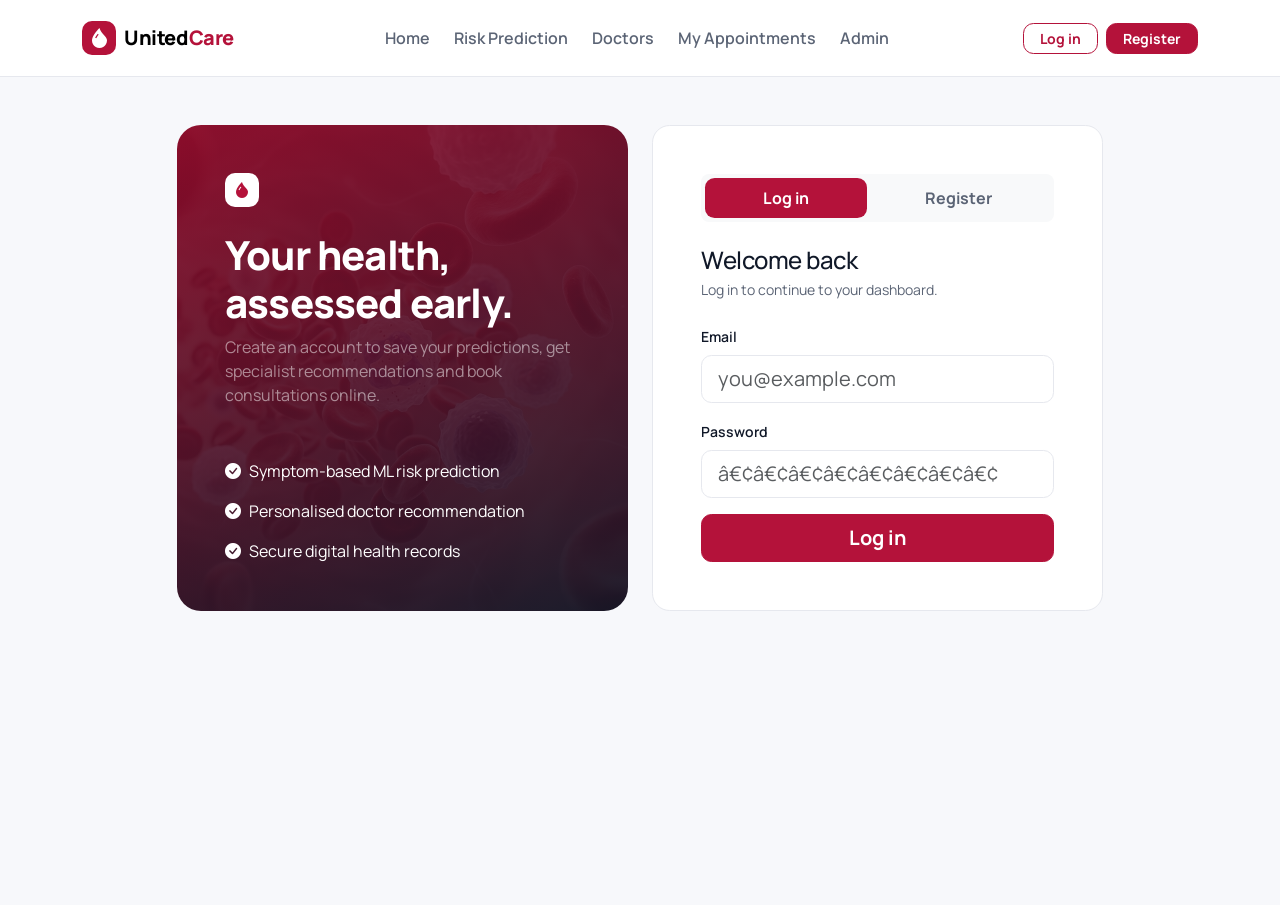
<file: login.htm>
﻿<!doctype html>
<html lang="en">
<head>
  <meta charset="utf-8">
  <meta name="viewport" content="width=device-width, initial-scale=1">
  <meta name="theme-color" content="#b4123a">
  <title>Login or Register â€” UnitedCare</title>
  <link rel="icon" href="icon.svg">
  <link href="https://fonts.googleapis.com/css2?family=Manrope:wght@400;500;600;700;800&display=swap" rel="stylesheet">
  <link href="https://cdn.jsdelivr.net/npm/bootstrap@5.3.3/dist/css/bootstrap.min.css" rel="stylesheet">
  <link href="https://cdn.jsdelivr.net/npm/bootstrap-icons@1.11.3/font/bootstrap-icons.min.css" rel="stylesheet">
  <link href="css/style.css" rel="stylesheet">
</head>
<body data-page="login">
  <div id="site-nav"></div>

  <main class="container py-5 auth-wrap">
    <div class="row g-4 align-items-stretch justify-content-center">
      <div class="col-lg-5 d-none d-lg-block">
        <div class="auth-side h-100 p-5 d-flex flex-column justify-content-between">
          <div>
            <span class="brand-mark mb-4" style="background:#fff;color:#b4123a"><i class="bi bi-droplet-fill" aria-hidden="true"></i></span>
            <h1 class="display-6 text-white">Your health, assessed early.</h1>
            <p class="text-white-50">Create an account to save your predictions, get specialist recommendations and book consultations online.</p>
          </div>
          <ul class="list-unstyled d-grid gap-3 mb-0">
            <li class="d-flex gap-2"><i class="bi bi-check-circle-fill" aria-hidden="true"></i> Symptom-based ML risk prediction</li>
            <li class="d-flex gap-2"><i class="bi bi-check-circle-fill" aria-hidden="true"></i> Personalised doctor recommendation</li>
            <li class="d-flex gap-2"><i class="bi bi-check-circle-fill" aria-hidden="true"></i> Secure digital health records</li>
          </ul>
        </div>
      </div>

      <div class="col-md-8 col-lg-5">
        <div class="card-hc p-4 p-md-5 h-100">
          <ul class="nav nav-pills nav-pills-hc nav-fill bg-light p-1 rounded-3 mb-4" role="tablist">
            <li class="nav-item" role="presentation">
              <button class="nav-link active" id="login-tab" data-bs-toggle="pill" data-bs-target="#loginPane" type="button" role="tab" aria-controls="loginPane" aria-selected="true">Log in</button>
            </li>
            <li class="nav-item" role="presentation">
              <button class="nav-link" id="register-tab" data-bs-toggle="pill" data-bs-target="#registerPane" type="button" role="tab" aria-controls="registerPane" aria-selected="false">Register</button>
            </li>
          </ul>

          <div class="tab-content">
            <div class="tab-pane fade show active" id="loginPane" role="tabpanel" aria-labelledby="login-tab">
              <h2 class="h4 mb-1">Welcome back</h2>
              <p class="text-muted-hc small mb-4">Log in to continue to your dashboard.</p>
              <form id="loginForm" novalidate>
                <div class="mb-3">
                  <label for="loginEmail" class="form-label fw-semibold small">Email</label>
                  <input type="email" class="form-control form-control-lg" id="loginEmail" required autocomplete="email" placeholder="you@example.com">
                  <div class="invalid-feedback">Enter a valid email.</div>
                </div>
                <div class="mb-3">
                  <label for="loginPassword" class="form-label fw-semibold small">Password</label>
                  <input type="password" class="form-control form-control-lg" id="loginPassword" required minlength="6" autocomplete="current-password" placeholder="â€¢â€¢â€¢â€¢â€¢â€¢â€¢â€¢">
                  <div class="invalid-feedback">Password must be at least 6 characters.</div>
                </div>
                <div class="alert alert-danger small d-none" id="loginError" role="alert"></div>
                <button class="btn btn-primary btn-lg w-100" type="submit">Log in</button>
              </form>
            </div>

            <div class="tab-pane fade" id="registerPane" role="tabpanel" aria-labelledby="register-tab">
              <h2 class="h4 mb-1">Create your account</h2>
              <p class="text-muted-hc small mb-4">It only takes a minute.</p>
              <form id="registerForm" novalidate>
                <div class="mb-3">
                  <label for="regName" class="form-label fw-semibold small">Full name</label>
                  <input type="text" class="form-control" id="regName" required autocomplete="name" placeholder="Your full name">
                  <div class="invalid-feedback">Name is required.</div>
                </div>
                <div class="row g-3 mb-3">
                  <div class="col-6">
                    <label for="regAge" class="form-label fw-semibold small">Age</label>
                    <input type="number" class="form-control" id="regAge" required min="1" max="120" placeholder="28">
                    <div class="invalid-feedback">Enter a valid age.</div>
                  </div>
                  <div class="col-6">
                    <label for="regGender" class="form-label fw-semibold small">Gender</label>
                    <select class="form-select" id="regGender" required>
                      <option value="">Select</option>
                      <option>Male</option>
                      <option>Female</option>
                      <option>Other</option>
                    </select>
                    <div class="invalid-feedback">Select gender.</div>
                  </div>
                </div>
                <div class="mb-3">
                  <label for="regEmail" class="form-label fw-semibold small">Email</label>
                  <input type="email" class="form-control" id="regEmail" required autocomplete="email" placeholder="you@example.com">
                  <div class="invalid-feedback">Enter a valid email.</div>
                </div>
                <div class="mb-3">
                  <label for="regPassword" class="form-label fw-semibold small">Password</label>
                  <input type="password" class="form-control" id="regPassword" required minlength="6" autocomplete="new-password" placeholder="At least 6 characters">
                  <div class="invalid-feedback">Password must be at least 6 characters.</div>
                </div>
                <div class="alert alert-danger small d-none" id="registerError" role="alert"></div>
                <button class="btn btn-primary btn-lg w-100" type="submit">Create account</button>
              </form>
            </div>
          </div>
        </div>
      </div>
    </div>
  </main>

  <script src="https://cdn.jsdelivr.net/npm/bootstrap@5.3.3/dist/js/bootstrap.bundle.min.js"></script>
  <script src="js/app.js"></script>
  <script>
    const nextUrl = new URLSearchParams(location.search).get("next") || "predict.htm";
    const safeNext = /^[a-z-]+\.htm$/.test(nextUrl) ? nextUrl : "predict.htm";

    if (location.hash === "#register") {
      bootstrap.Tab.getOrCreateInstance(document.getElementById("register-tab")).show();
    }

    function showError(id, msg) {
      const el = document.getElementById(id);
      el.textContent = msg;
      el.classList.remove("d-none");
    }

    document.getElementById("loginForm").addEventListener("submit", (e) => {
      e.preventDefault();
      const form = e.target;
      form.classList.add("was-validated");
      if (!form.checkValidity()) return;
      const email = document.getElementById("loginEmail").value.trim().toLowerCase();
      const password = document.getElementById("loginPassword").value;
      const user = Store.users().find((u) => u.email === email && u.password === password);
      if (!user) return showError("loginError", "Invalid email or password.");
      Store.set("session", { name: user.name, email: user.email, age: user.age, gender: user.gender });
      location.href = safeNext;
    });

    document.getElementById("registerForm").addEventListener("submit", (e) => {
      e.preventDefault();
      const form = e.target;
      form.classList.add("was-validated");
      if (!form.checkValidity()) return;
      const user = {
        name: document.getElementById("regName").value.trim(),
        age: Number(document.getElementById("regAge").value),
        gender: document.getElementById("regGender").value,
        email: document.getElementById("regEmail").value.trim().toLowerCase(),
        password: document.getElementById("regPassword").value,
        createdAt: new Date().toISOString(),
      };
      const users = Store.users();
      if (users.some((u) => u.email === user.email)) return showError("registerError", "An account with this email already exists.");
      users.push(user);
      Store.set("users", users);
      Store.set("session", { name: user.name, email: user.email, age: user.age, gender: user.gender });
      location.href = safeNext;
    });
  </script>
</body>
</html>
</file>
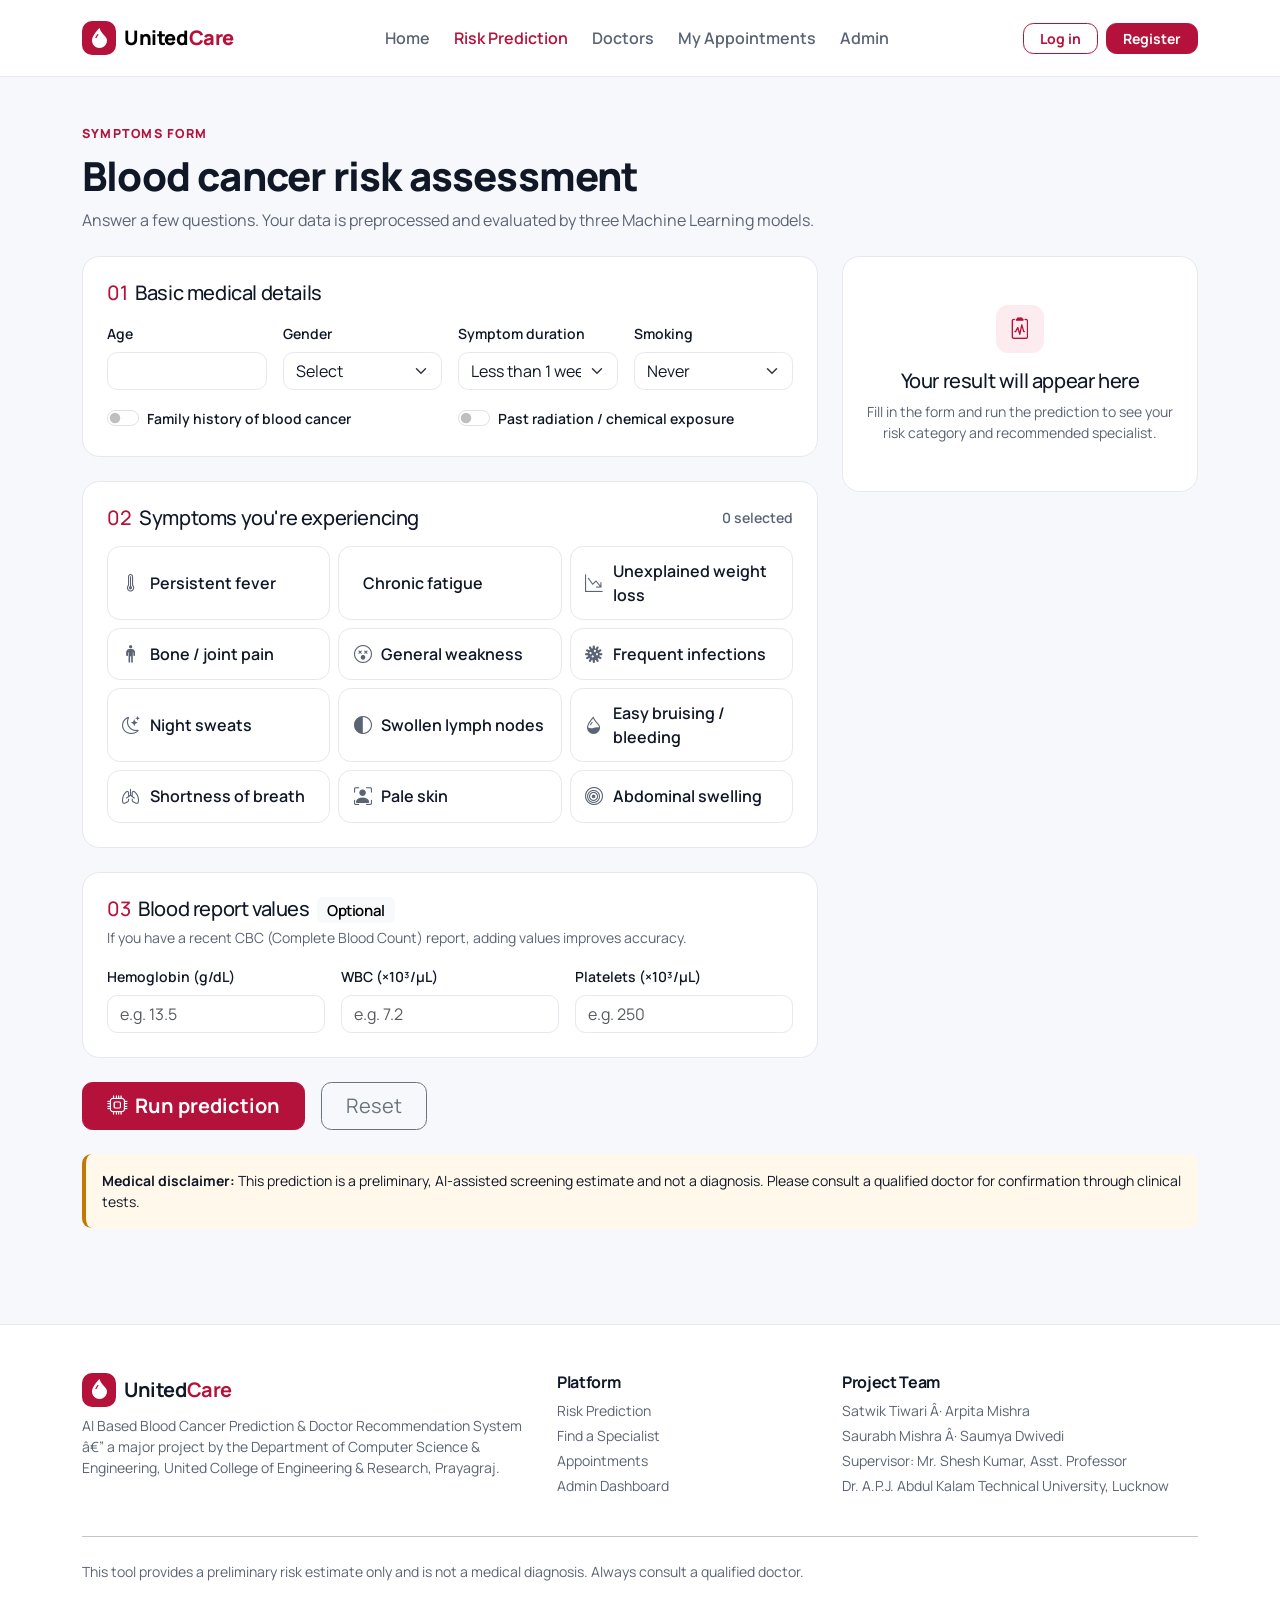
<file: predict.htm>
<!doctype html>
<html lang="en">
<head>
  <meta charset="utf-8">
  <meta name="viewport" content="width=device-width, initial-scale=1">
  <meta name="theme-color" content="#b4123a">
  <title>Blood Cancer Risk Prediction — UnitedCare</title>
  <link rel="icon" href="icon.svg">
  <link href="https://fonts.googleapis.com/css2?family=Manrope:wght@400;500;600;700;800&display=swap" rel="stylesheet">
  <link href="https://cdn.jsdelivr.net/npm/bootstrap@5.3.3/dist/css/bootstrap.min.css" rel="stylesheet">
  <link href="https://cdn.jsdelivr.net/npm/bootstrap-icons@1.11.3/font/bootstrap-icons.min.css" rel="stylesheet">
  <link href="css/style.css" rel="stylesheet">
</head>
<body data-page="predict">
  <div id="site-nav"></div>

  <main class="container py-5">
    <header class="mb-4">
      <div class="section-eyebrow mb-2">Symptoms form</div>
      <h1 class="display-6 mb-2">Blood cancer risk assessment</h1>
      <p class="text-muted-hc mb-0">Answer a few questions. Your data is preprocessed and evaluated by three Machine Learning models.</p>
    </header>

    <div class="row g-4">
      <div class="col-lg-8">
        <form id="predictForm" class="d-grid gap-4" novalidate>
          <section class="card-hc p-4" aria-labelledby="basicTitle">
            <h2 class="h5 mb-3" id="basicTitle"><span class="text-primary-hc me-2">01</span>Basic medical details</h2>
            <div class="row g-3">
              <div class="col-sm-6 col-md-3">
                <label for="age" class="form-label small fw-semibold">Age</label>
                <input type="number" id="age" class="form-control" min="1" max="120" required>
                <div class="invalid-feedback">Enter age.</div>
              </div>
              <div class="col-sm-6 col-md-3">
                <label for="gender" class="form-label small fw-semibold">Gender</label>
                <select id="gender" class="form-select" required>
                  <option value="">Select</option><option>Male</option><option>Female</option><option>Other</option>
                </select>
                <div class="invalid-feedback">Select gender.</div>
              </div>
              <div class="col-sm-6 col-md-3">
                <label for="duration" class="form-label small fw-semibold">Symptom duration</label>
                <select id="duration" class="form-select">
                  <option value="0">Less than 1 week</option>
                  <option value="1">1 – 4 weeks</option>
                  <option value="2">1 – 3 months</option>
                  <option value="3">More than 3 months</option>
                </select>
              </div>
              <div class="col-sm-6 col-md-3">
                <label for="smoking" class="form-label small fw-semibold">Smoking</label>
                <select id="smoking" class="form-select">
                  <option value="0">Never</option><option value="1">Former</option><option value="2">Current</option>
                </select>
              </div>
              <div class="col-md-6">
                <div class="form-check form-switch">
                  <input class="form-check-input" type="checkbox" role="switch" id="familyHistory">
                  <label class="form-check-label small fw-semibold" for="familyHistory">Family history of blood cancer</label>
                </div>
              </div>
              <div class="col-md-6">
                <div class="form-check form-switch">
                  <input class="form-check-input" type="checkbox" role="switch" id="exposure">
                  <label class="form-check-label small fw-semibold" for="exposure">Past radiation / chemical exposure</label>
                </div>
              </div>
            </div>
          </section>

          <section class="card-hc p-4" aria-labelledby="symTitle">
            <div class="d-flex justify-content-between align-items-center mb-3">
              <h2 class="h5 mb-0" id="symTitle"><span class="text-primary-hc me-2">02</span>Symptoms you&apos;re experiencing</h2>
              <span class="small fw-semibold text-muted-hc" id="symCount" aria-live="polite">0 selected</span>
            </div>
            <fieldset>
              <legend class="visually-hidden">Symptoms</legend>
              <div class="row g-2" id="symptomGrid"></div>
            </fieldset>
          </section>

          <section class="card-hc p-4" aria-labelledby="cbcTitle">
            <h2 class="h5 mb-1" id="cbcTitle"><span class="text-primary-hc me-2">03</span>Blood report values <span class="badge text-bg-light fw-semibold ms-1">Optional</span></h2>
            <p class="small text-muted-hc mb-3">If you have a recent CBC (Complete Blood Count) report, adding values improves accuracy.</p>
            <div class="row g-3">
              <div class="col-md-4">
                <label for="hb" class="form-label small fw-semibold">Hemoglobin (g/dL)</label>
                <input type="number" step="0.1" min="0" id="hb" class="form-control" placeholder="e.g. 13.5">
              </div>
              <div class="col-md-4">
                <label for="wbc" class="form-label small fw-semibold">WBC (×10³/µL)</label>
                <input type="number" step="0.1" min="0" id="wbc" class="form-control" placeholder="e.g. 7.2">
              </div>
              <div class="col-md-4">
                <label for="platelets" class="form-label small fw-semibold">Platelets (×10³/µL)</label>
                <input type="number" step="1" min="0" id="platelets" class="form-control" placeholder="e.g. 250">
              </div>
            </div>
          </section>

          <div class="alert alert-warning small d-none mb-0" id="formError" role="alert"></div>
          <div class="d-flex flex-wrap gap-3">
            <button type="submit" class="btn btn-primary btn-lg px-4" id="submitBtn"><i class="bi bi-cpu me-2" aria-hidden="true"></i>Run prediction</button>
            <button type="reset" class="btn btn-outline-secondary btn-lg px-4">Reset</button>
          </div>
        </form>
      </div>

      <aside class="col-lg-4">
        <div class="card-hc p-4 position-sticky" style="top: 96px;" id="resultPanel" aria-live="polite">
          <div id="resultEmpty" class="text-center py-4">
            <div class="icon-tile mx-auto mb-3"><i class="bi bi-clipboard2-pulse" aria-hidden="true"></i></div>
            <h2 class="h5">Your result will appear here</h2>
            <p class="small text-muted-hc mb-0">Fill in the form and run the prediction to see your risk category and recommended specialist.</p>
          </div>

          <div id="resultLoading" class="d-none py-3">
            <h2 class="h6 fw-bold mb-3">Analysing your data…</h2>
            <ul class="list-unstyled d-grid gap-2 small mb-0" id="loadingSteps"></ul>
          </div>

          <div id="resultContent" class="d-none"></div>
        </div>
      </aside>
    </div>

    <div class="disclaimer p-3 mt-4 small">
      <strong>Medical disclaimer:</strong> This prediction is a preliminary, AI-assisted screening estimate and not a diagnosis. Please consult a qualified doctor for confirmation through clinical tests.
    </div>
  </main>

  <div id="site-footer"></div>

  <script src="https://cdn.jsdelivr.net/npm/bootstrap@5.3.3/dist/js/bootstrap.bundle.min.js"></script>
  <script src="js/app.js"></script>
  <script src="js/predict.js"></script>
</body>
</html>
</file>
<file: css/style.css>
:root {
  --hc-primary: #b4123a;
  --hc-primary-dark: #8d0c2c;
  --hc-primary-soft: #fdecef;
  --hc-ink: #101828;
  --hc-muted: #5b6475;
  --hc-bg: #f7f8fb;
  --hc-border: #e6e8ee;
  --hc-low: #0f8a6a;
  --hc-medium: #c27803;
  --hc-high: #b4123a;
  --bs-primary: var(--hc-primary);
  --bs-primary-rgb: 180, 18, 58;
  --bs-body-font-family: "Manrope", system-ui, -apple-system, "Segoe UI", sans-serif;
  --bs-body-color: var(--hc-ink);
  --bs-link-color: var(--hc-primary);
  --bs-link-hover-color: var(--hc-primary-dark);
}

body {
  background: var(--hc-bg);
  color: var(--hc-ink);
  font-family: var(--bs-body-font-family);
  -webkit-font-smoothing: antialiased;
}

h1, h2, h3, h4, h5, .navbar-brand, .display-4, .display-6 {
  letter-spacing: -0.02em;
  font-weight: 800;
}

.text-muted-hc { color: var(--hc-muted) !important; }
.text-primary-hc { color: var(--hc-primary) !important; }
.bg-primary-soft { background: var(--hc-primary-soft) !important; }

.btn-primary {
  --bs-btn-bg: var(--hc-primary);
  --bs-btn-border-color: var(--hc-primary);
  --bs-btn-hover-bg: var(--hc-primary-dark);
  --bs-btn-hover-border-color: var(--hc-primary-dark);
  --bs-btn-active-bg: var(--hc-primary-dark);
  --bs-btn-active-border-color: var(--hc-primary-dark);
  --bs-btn-disabled-bg: var(--hc-primary);
  --bs-btn-disabled-border-color: var(--hc-primary);
  font-weight: 700;
}
.btn-outline-primary {
  --bs-btn-color: var(--hc-primary);
  --bs-btn-border-color: var(--hc-primary);
  --bs-btn-hover-bg: var(--hc-primary);
  --bs-btn-hover-border-color: var(--hc-primary);
  --bs-btn-active-bg: var(--hc-primary-dark);
  font-weight: 700;
}
.btn { border-radius: 0.65rem; }
.form-control, .form-select { border-radius: 0.65rem; border-color: var(--hc-border); }
.form-control:focus, .form-select:focus, .form-check-input:focus {
  border-color: var(--hc-primary);
  box-shadow: 0 0 0 0.2rem rgba(180, 18, 58, 0.15);
}
.form-check-input:checked { background-color: var(--hc-primary); border-color: var(--hc-primary); }

/* Navbar */
.navbar-hc {
  background: rgba(255, 255, 255, 0.92);
  backdrop-filter: saturate(180%) blur(10px);
  border-bottom: 1px solid var(--hc-border);
}
.navbar-hc .nav-link { font-weight: 600; color: var(--hc-muted); }
.navbar-hc .nav-link.active, .navbar-hc .nav-link:hover { color: var(--hc-primary); }
.brand-mark {
  width: 34px; height: 34px; border-radius: 10px;
  display: inline-grid; place-items: center;
  background: var(--hc-primary); color: #fff;
}

/* Hero */
.hero {
  background:
    radial-gradient(1200px 500px at 90% -10%, rgba(180, 18, 58, 0.10), transparent 60%),
    #fff;
  border-bottom: 1px solid var(--hc-border);
}
.hero-img {
  border-radius: 1.5rem;
  object-fit: cover;
  width: 100%;
  aspect-ratio: 4 / 3.4;
  box-shadow: 0 30px 60px -30px rgba(16, 24, 40, 0.35);
}
.hero-badge {
  background: var(--hc-primary-soft);
  color: var(--hc-primary);
  font-weight: 700;
  border-radius: 999px;
  padding: 0.35rem 0.85rem;
  font-size: 0.85rem;
  display: inline-flex; align-items: center; gap: 0.4rem;
}
.floating-card {
  position: absolute;
  background: #fff;
  border: 1px solid var(--hc-border);
  border-radius: 1rem;
  padding: 0.85rem 1rem;
  box-shadow: 0 20px 40px -20px rgba(16, 24, 40, 0.3);
}

/* Cards */
.card-hc {
  background: #fff;
  border: 1px solid var(--hc-border);
  border-radius: 1.1rem;
  transition: transform 0.2s ease, box-shadow 0.2s ease;
}
.card-hover:hover { transform: translateY(-3px); box-shadow: 0 18px 40px -24px rgba(16, 24, 40, 0.35); }
.icon-tile {
  width: 48px; height: 48px; border-radius: 12px;
  display: grid; place-items: center;
  background: var(--hc-primary-soft); color: var(--hc-primary);
  font-size: 1.35rem;
}
.section-eyebrow {
  color: var(--hc-primary);
  font-weight: 800;
  text-transform: uppercase;
  letter-spacing: 0.1em;
  font-size: 0.78rem;
}
.step-num {
  width: 36px; height: 36px; border-radius: 50%;
  background: var(--hc-ink); color: #fff;
  display: grid; place-items: center; font-weight: 800; flex-shrink: 0;
}

.stat-band { background: var(--hc-ink); color: #fff; }
.stat-band .stat-value { font-size: 2.25rem; font-weight: 800; letter-spacing: -0.03em; }

/* Symptom chips */
.symptom-check { position: relative; }
.symptom-check input { position: absolute; opacity: 0; pointer-events: none; }
.symptom-check label {
  display: flex; align-items: center; gap: 0.6rem;
  border: 1.5px solid var(--hc-border);
  border-radius: 0.8rem;
  padding: 0.75rem 0.9rem;
  cursor: pointer;
  background: #fff;
  font-weight: 600;
  height: 100%;
  transition: all 0.15s ease;
}
.symptom-check label i { color: var(--hc-muted); font-size: 1.1rem; }
.symptom-check input:checked + label {
  border-color: var(--hc-primary);
  background: var(--hc-primary-soft);
  color: var(--hc-primary-dark);
}
.symptom-check input:checked + label i { color: var(--hc-primary); }
.symptom-check input:focus-visible + label { outline: 3px solid rgba(180, 18, 58, 0.3); }

/* Risk */
.risk-low { --risk: var(--hc-low); }
.risk-medium { --risk: var(--hc-medium); }
.risk-high { --risk: var(--hc-high); }
.risk-pill {
  background: color-mix(in srgb, var(--risk) 12%, white);
  color: var(--risk);
  font-weight: 800;
  border-radius: 999px;
  padding: 0.35rem 0.9rem;
  display: inline-block;
}
.risk-gauge {
  width: 170px; height: 170px; border-radius: 50%;
  display: grid; place-items: center;
  background: conic-gradient(var(--risk) calc(var(--pct) * 1%), #eef0f4 0);
  margin-inline: auto;
}
.risk-gauge-inner {
  width: 132px; height: 132px; border-radius: 50%;
  background: #fff; display: grid; place-items: center; text-align: center;
}
.progress { height: 0.55rem; border-radius: 999px; background: #eef0f4; }
.progress-bar { background: var(--hc-primary); }

/* Doctors */
.avatar {
  width: 56px; height: 56px; border-radius: 14px;
  display: grid; place-items: center;
  font-weight: 800; color: #fff; flex-shrink: 0;
}
.slot-btn input { display: none; }
.slot-btn label {
  border: 1.5px solid var(--hc-border); border-radius: 0.6rem;
  padding: 0.4rem 0.75rem; cursor: pointer; font-weight: 600; font-size: 0.9rem;
}
.slot-btn input:checked + label { border-color: var(--hc-primary); background: var(--hc-primary); color: #fff; }

/* Auth */
.auth-wrap { min-height: calc(100vh - 72px); }
.auth-side {
  background:
    linear-gradient(160deg, rgba(141, 12, 44, 0.92), rgba(16, 24, 40, 0.92)),
    url("../images/hero.png") center / cover;
  color: #fff;
  border-radius: 1.5rem;
}
.nav-pills-hc .nav-link { color: var(--hc-muted); font-weight: 700; border-radius: 0.6rem; }
.nav-pills-hc .nav-link.active { background: var(--hc-primary); color: #fff; }

/* Admin */
.admin-sidebar {
  background: var(--hc-ink);
  min-height: calc(100vh - 72px);
}
.admin-sidebar .nav-link { color: rgba(255,255,255,0.7); font-weight: 600; border-radius: 0.6rem; }
.admin-sidebar .nav-link.active, .admin-sidebar .nav-link:hover { background: rgba(255,255,255,0.08); color: #fff; }
.table > :not(caption) > * > * { padding: 0.85rem 0.75rem; }
.table thead th { color: var(--hc-muted); font-size: 0.8rem; text-transform: uppercase; letter-spacing: 0.05em; font-weight: 700; }

.bar-chart { display: flex; align-items: flex-end; gap: 0.75rem; height: 180px; }
.bar-chart .bar-col { flex: 1; display: flex; flex-direction: column; align-items: center; gap: 0.4rem; height: 100%; justify-content: flex-end; }
.bar-chart .bar { width: 100%; max-width: 46px; border-radius: 0.5rem 0.5rem 0 0; background: var(--hc-primary); transition: height 0.6s ease; }
.bar-chart .bar.alt { background: #f3b6c4; }

footer.site-footer { background: #fff; border-top: 1px solid var(--hc-border); }

.disclaimer {
  border-left: 4px solid var(--hc-medium);
  background: #fff8eb;
  border-radius: 0.6rem;
}
</file>
